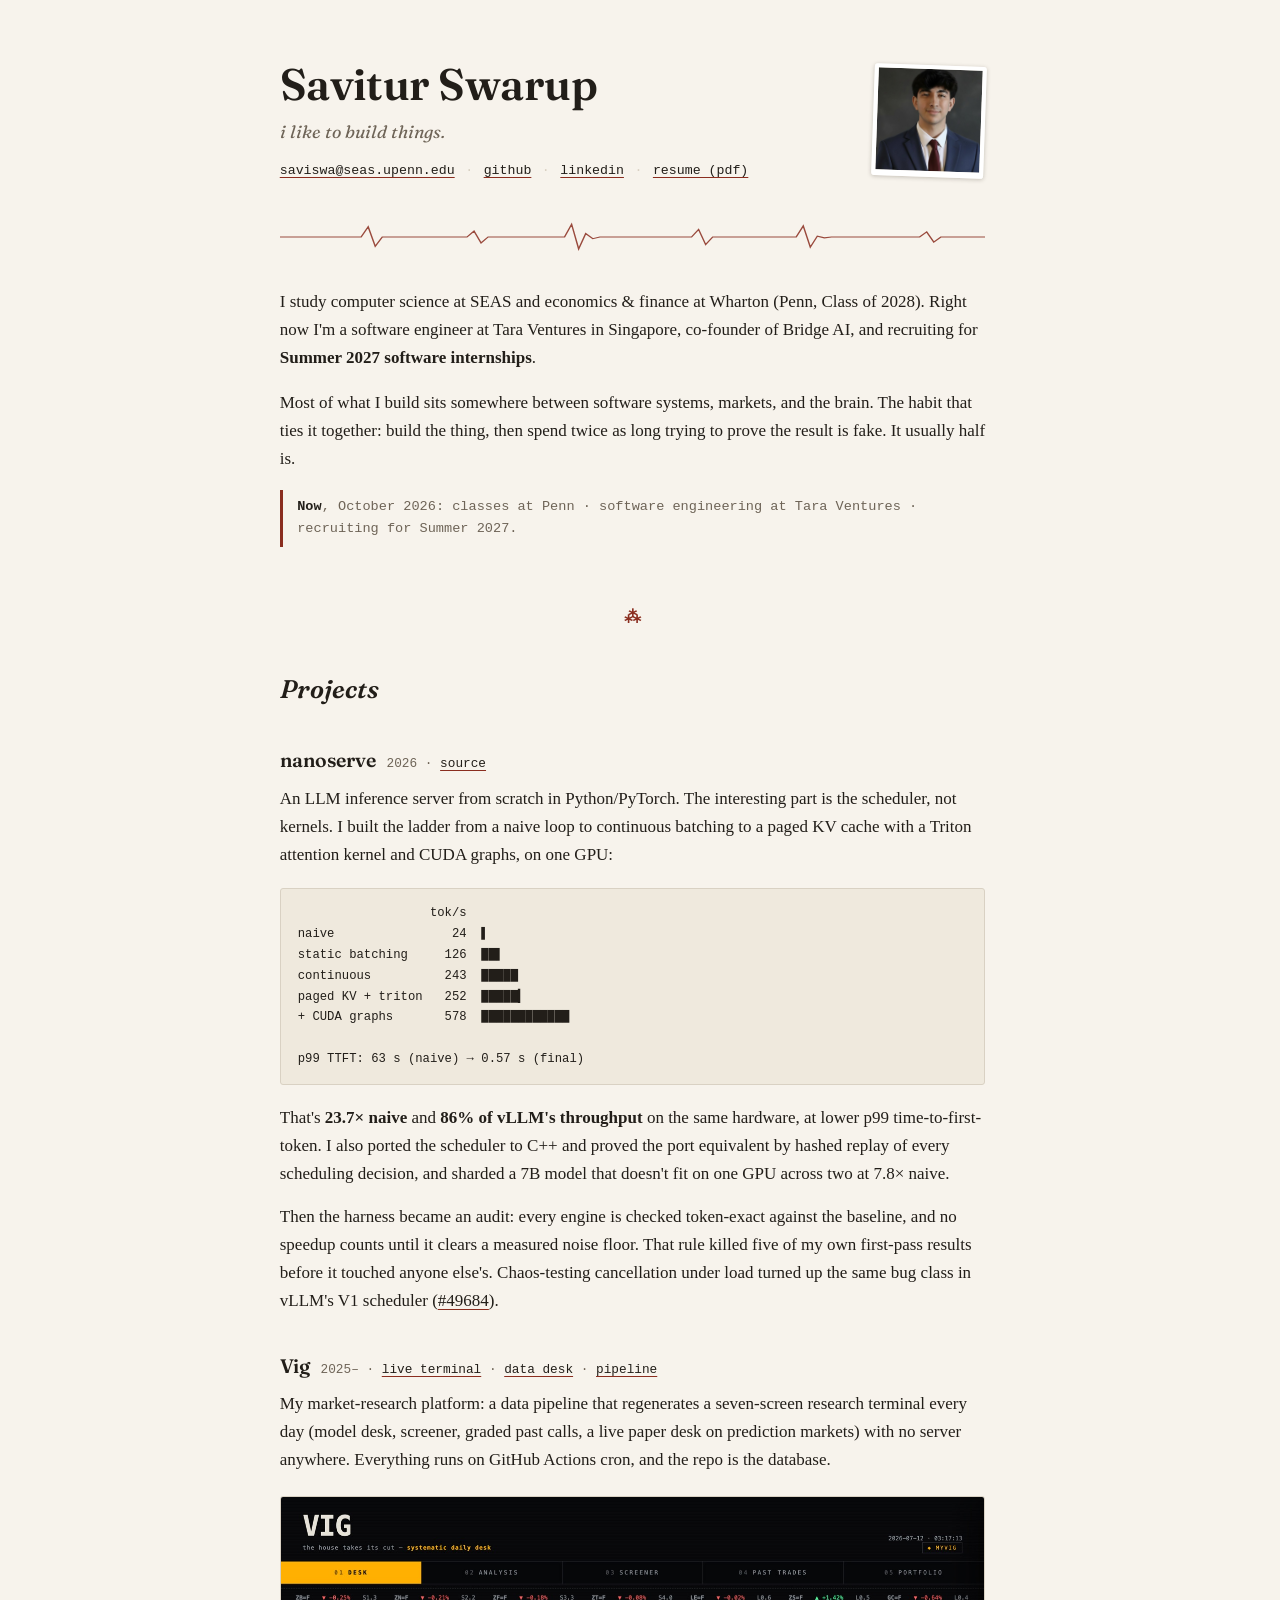
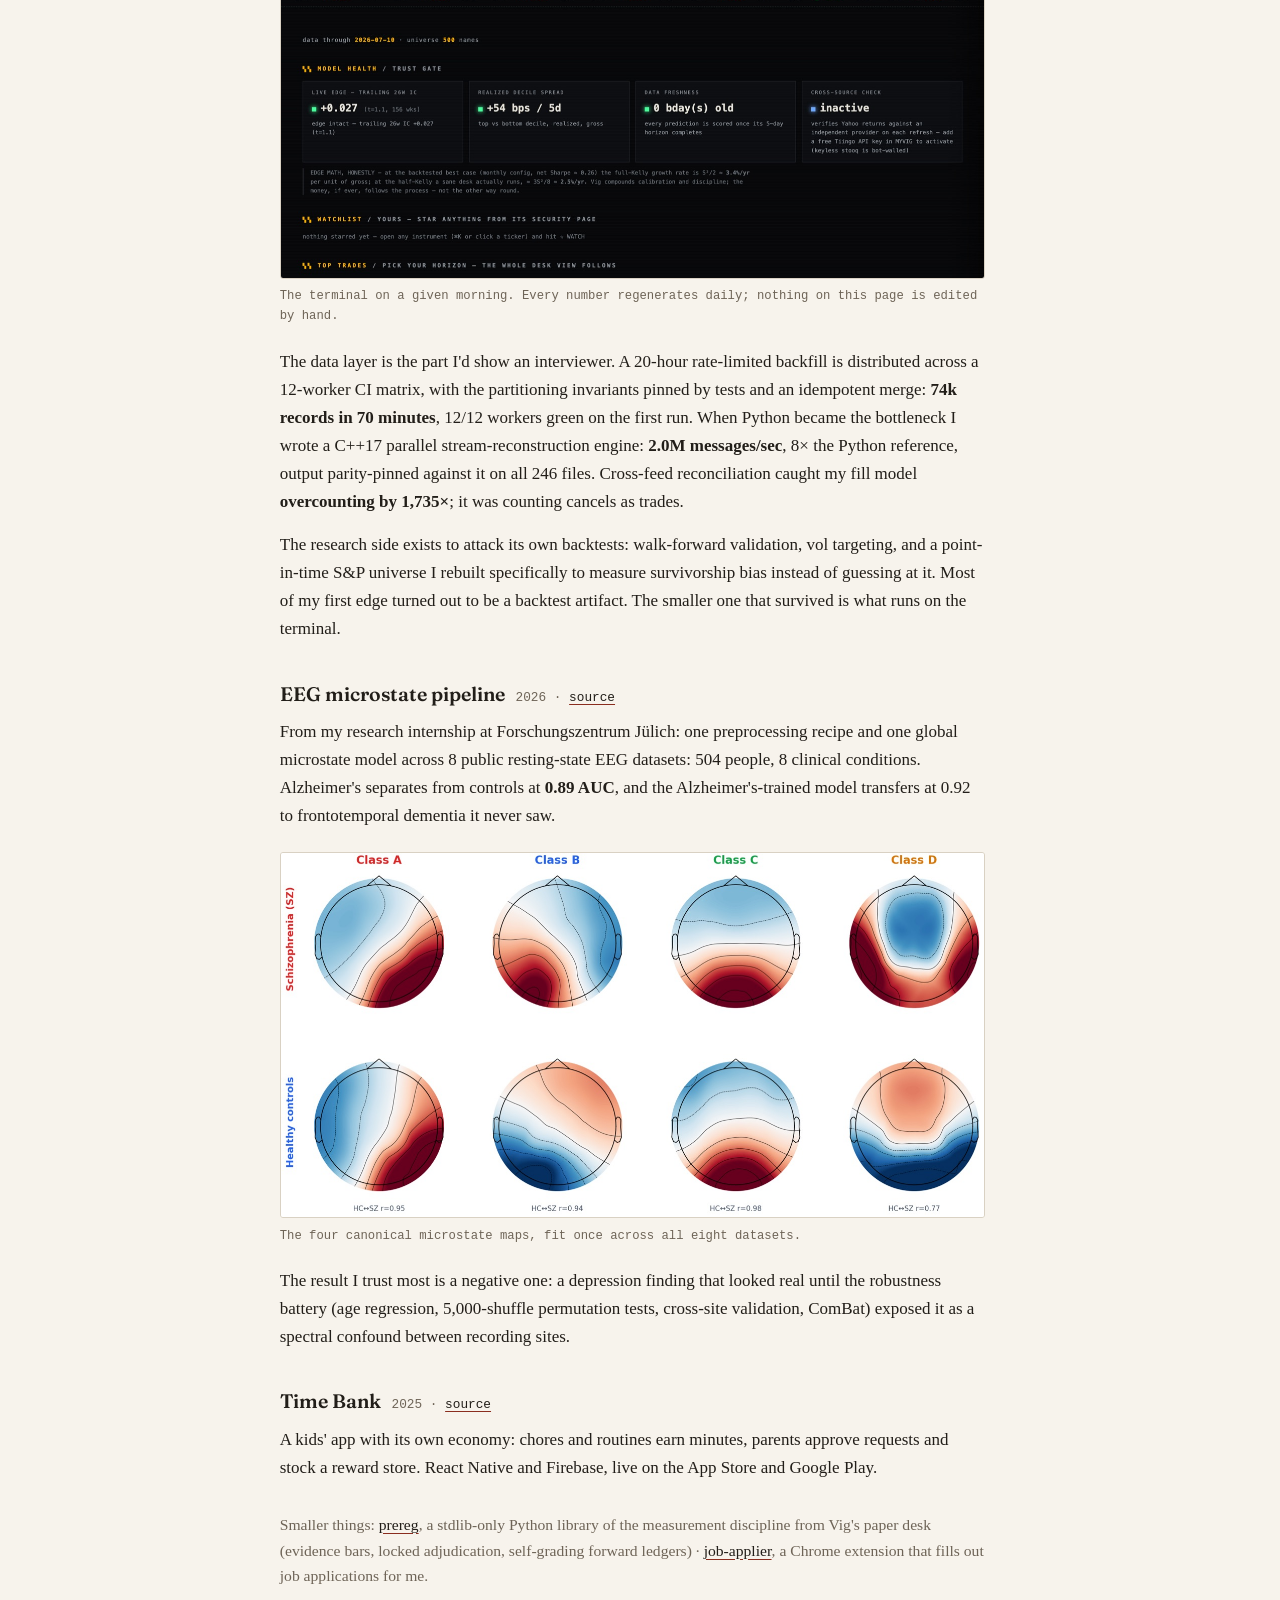
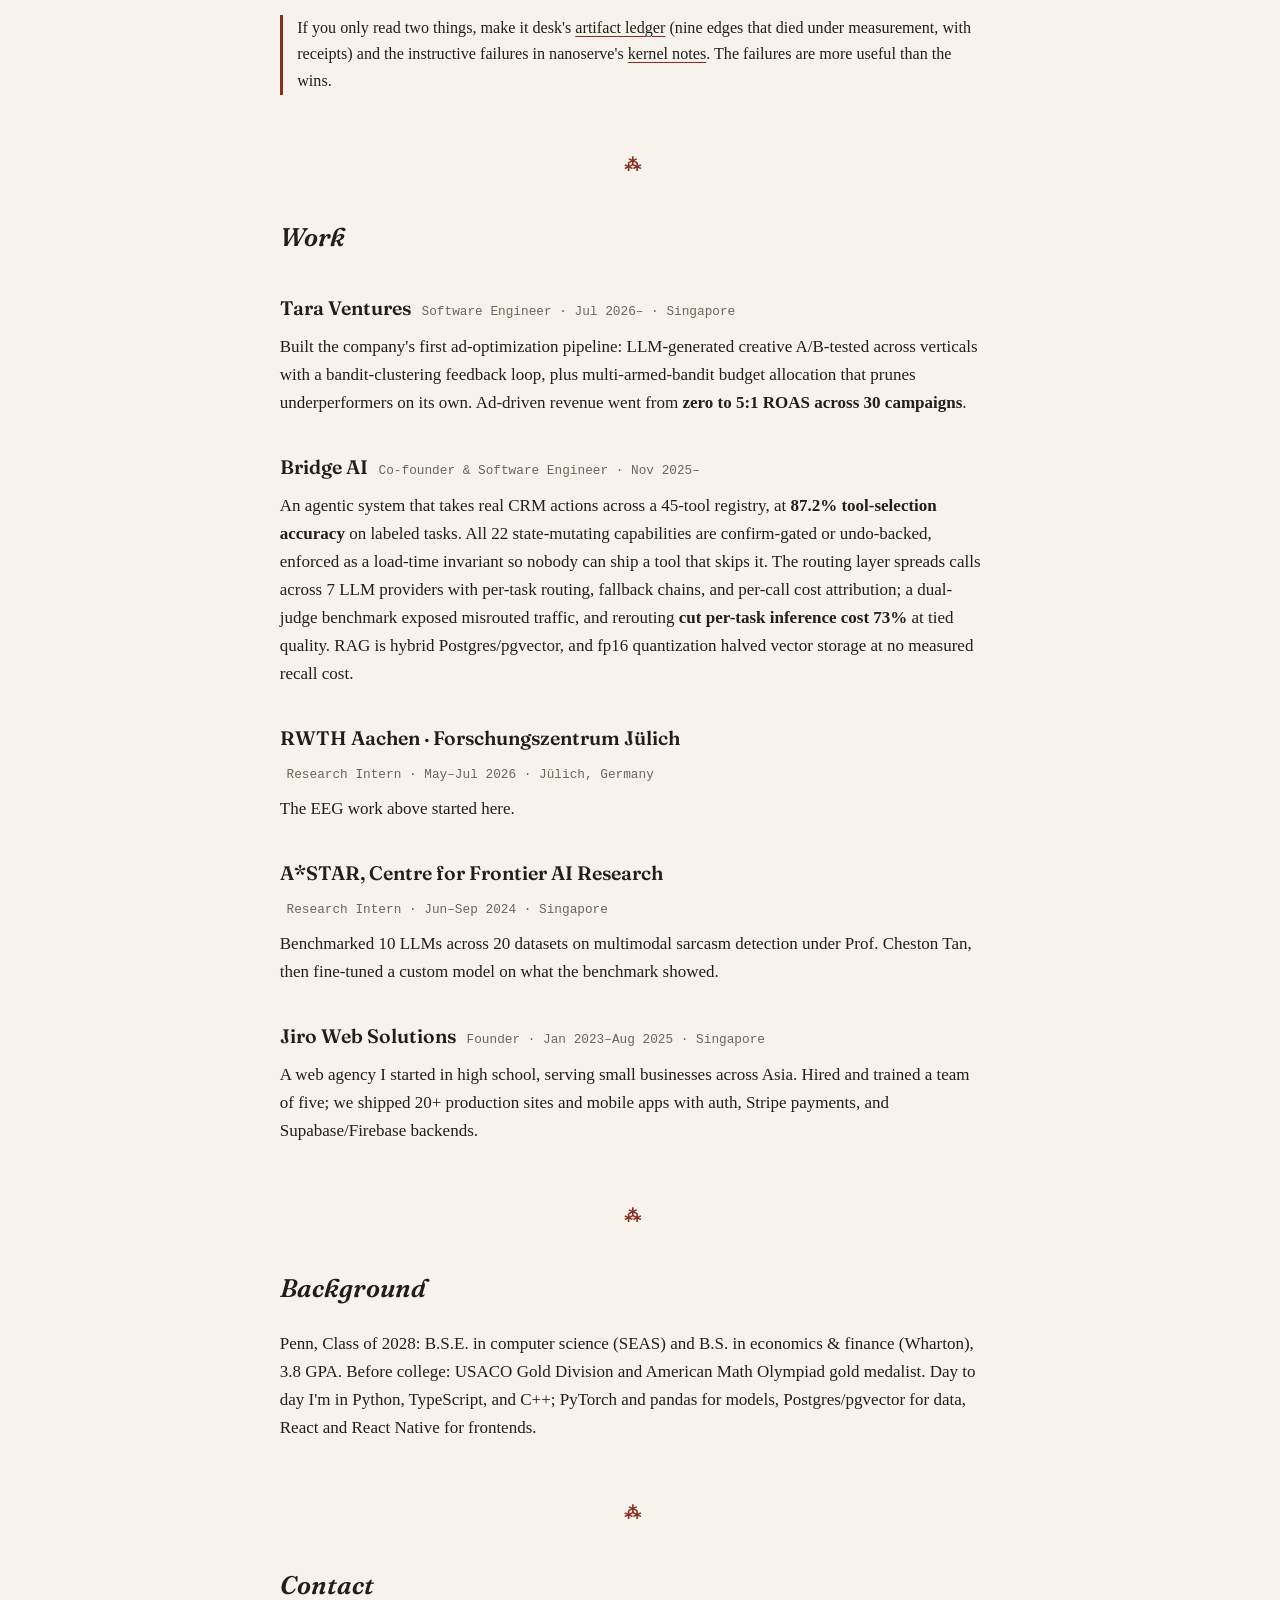
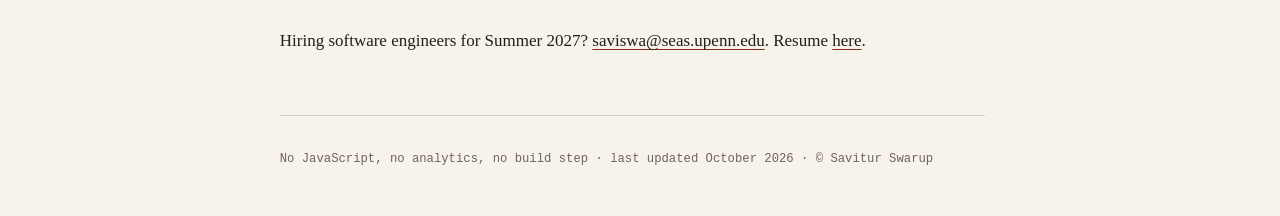
<file: index.html>
<!DOCTYPE html>
<html lang="en">
<head>
  <meta charset="UTF-8" />
  <meta name="viewport" content="width=device-width, initial-scale=1.0" />
  <title>Savitur Swarup</title>
  <meta name="description" content="Savitur Swarup. CS and finance at Penn. I build software systems, market-research infrastructure, and EEG models, then spend twice as long trying to prove my own results wrong." />

  <meta property="og:type" content="website" />
  <meta property="og:url" content="https://saviturswarup.com/" />
  <meta property="og:title" content="Savitur Swarup" />
  <meta property="og:description" content="CS and finance at Penn. I build things, then try to prove my own results wrong." />
  <meta property="og:image" content="https://saviturswarup.com/assets/og.png" />
  <meta property="og:image:width" content="800" />
  <meta property="og:image:height" content="420" />
  <meta name="twitter:card" content="summary_large_image" />
  <meta name="twitter:title" content="Savitur Swarup" />
  <meta name="twitter:description" content="CS and finance at Penn. I build things, then try to prove my own results wrong." />
  <meta name="twitter:image" content="https://saviturswarup.com/assets/og.png" />

  <link rel="icon" href="/favicon.ico" sizes="any" />
  <link rel="icon" type="image/png" sizes="32x32" href="/assets/favicon-32.png" />
  <link rel="icon" type="image/png" sizes="16x16" href="/assets/favicon-16.png" />
  <link rel="apple-touch-icon" href="/assets/apple-touch-icon.png" />

  <link rel="preconnect" href="https://fonts.googleapis.com" />
  <link rel="preconnect" href="https://fonts.gstatic.com" crossorigin />
  <link href="https://fonts.googleapis.com/css2?family=Fraunces:ital,opsz,wght@0,9..144,400;0,9..144,600;1,9..144,400;1,9..144,600&display=swap" rel="stylesheet" />
  <link rel="stylesheet" href="styles.css" />
</head>
<body>
<main>

  <header class="masthead">
    <div class="masthead__text">
      <h1>Savitur Swarup</h1>
      <p class="tagline">i like to build things.</p>
      <p class="contact">
        <a href="mailto:saviswa@seas.upenn.edu">saviswa@seas.upenn.edu</a>
        <span>·</span> <a href="https://github.com/savi-swar">github</a>
        <span>·</span> <a href="https://linkedin.com/in/savitur-swarup">linkedin</a>
        <span>·</span> <a href="#resume">resume&nbsp;(pdf)</a>
      </p>
    </div>
    <figure class="photo">
      <img class="headshot" src="assets/headshot.jpg" alt="Savitur Swarup" width="112" height="112" />
    </figure>
  </header>

  <div class="trace" aria-hidden="true">
    <svg viewBox="0 0 1200 80" preserveAspectRatio="none">
      <path d="M0,40 L120,40 L138,40 L150,16 L162,62 L174,40 L300,40 L318,40 L330,26 L342,54 L354,40 L470,40 L484,40 L496,10 L508,68 L520,32 L532,44 L544,40 L680,40 L700,40 L712,22 L724,58 L736,40 L860,40 L878,40 L890,14 L902,64 L914,38 L926,42 L938,40 L1070,40 L1088,40 L1100,28 L1112,52 L1124,40 L1200,40" />
    </svg>
  </div>

  <section class="intro">
    <p>
      I study computer science at SEAS and economics &amp; finance at Wharton (Penn, Class
      of 2028). Right now I'm a software engineer at Tara Ventures in Singapore,
      co-founder of Bridge AI, and recruiting for <strong>Summer 2027 software
      internships</strong>.
    </p>
    <p>
      Most of what I build sits somewhere between software systems, markets, and the
      brain. The habit that ties it together: build the thing, then spend twice as long
      trying to prove the result is fake. It usually half is.
    </p>
    <p class="now"><b>Now</b>, October 2026: classes at Penn · software engineering at
      Tara Ventures · recruiting for Summer 2027.</p>
  </section>

  <h2 id="projects">Projects</h2>

  <section class="project">
    <h3>nanoserve <span class="meta">2026 · <a href="https://github.com/Savi-Swar/nanoserve">source</a></span></h3>
    <p>
      An LLM inference server from scratch in Python/PyTorch. The interesting part is the
      scheduler, not kernels. I built the ladder from a naive loop to continuous batching
      to a paged KV cache with a Triton attention kernel and CUDA graphs, on one GPU:
    </p>
<pre class="ladder">                  tok/s
naive                24  ▌
static batching     126  ██▌
continuous          243  █████
paged KV + triton   252  █████▎
+ CUDA graphs       578  ████████████

p99 TTFT: 63 s (naive) → 0.57 s (final)</pre>
    <p>
      That's <strong>23.7&times; naive</strong> and <strong>86% of vLLM's throughput</strong>
      on the same hardware, at lower p99
      time-to-first-token. I also ported the scheduler to C++ and proved the port
      equivalent by hashed replay of every scheduling decision, and sharded a 7B model
      that doesn't fit on one GPU across two at 7.8&times; naive.
    </p>
    <p>
      Then the harness became an audit: every engine is checked token-exact against the
      baseline, and no speedup counts until it clears a measured noise floor. That rule
      killed five of my own first-pass results before it touched anyone else's.
      Chaos-testing cancellation under load turned up the same bug class in vLLM's V1
      scheduler (<a href="https://github.com/vllm-project/vllm/issues/49684">#49684</a>).
    </p>
  </section>

  <section class="project">
    <h3>Vig <span class="meta">2025– · <a href="/vig/">live terminal</a> · <a href="https://github.com/Savi-Swar/desk">data desk</a> · <a href="https://github.com/Savi-Swar/StrategyBuilder">pipeline</a></span></h3>
    <p>
      My market-research platform: a data pipeline that regenerates a seven-screen
      research terminal every day (model desk, screener, graded past calls, a live paper
      desk on prediction markets) with no server anywhere. Everything runs on GitHub
      Actions cron, and the repo is the database.
    </p>
    <figure>
      <img src="assets/vig.jpg" alt="The Vig research terminal: model health, trailing IC, decile spread" loading="lazy" />
      <figcaption>The terminal on a given morning. Every number regenerates daily; nothing on this page is edited by hand.</figcaption>
    </figure>
    <p>
      The data layer is the part I'd show an interviewer. A 20-hour rate-limited backfill
      is distributed across a 12-worker CI matrix, with the partitioning invariants pinned
      by tests and an idempotent merge: <strong>74k records in 70 minutes</strong>, 12/12
      workers green on the first run. When Python became the bottleneck I wrote a C++17
      parallel stream-reconstruction engine: <strong>2.0M messages/sec</strong>, 8&times; the
      Python reference, output parity-pinned against it on all 246 files. Cross-feed
      reconciliation caught my fill model <strong>overcounting by 1,735&times;</strong>; it
      was counting cancels as trades.
    </p>
    <p>
      The research side exists to attack its own backtests: walk-forward validation, vol
      targeting, and a point-in-time S&amp;P universe I rebuilt specifically to measure
      survivorship bias instead of guessing at it. Most of my first edge turned out to be
      a backtest artifact. The smaller one that survived is what runs on the terminal.
    </p>
  </section>


  <section class="project">
    <h3>EEG microstate pipeline <span class="meta">2026 · <a href="https://github.com/savi-swar/eeg-microstate-pipeline">source</a></span></h3>
    <p>
      From my research internship at Forschungszentrum Jülich: one preprocessing recipe
      and one global microstate model across 8 public resting-state EEG datasets: 504
      people, 8 clinical conditions. Alzheimer's separates from controls at
      <strong>0.89 AUC</strong>, and the Alzheimer's-trained model transfers at 0.92 to
      frontotemporal dementia it never saw.
    </p>
    <figure>
      <img src="assets/eeg.jpg" alt="EEG microstate topographies, classes A through D, schizophrenia vs healthy controls" loading="lazy" />
      <figcaption>The four canonical microstate maps, fit once across all eight datasets.</figcaption>
    </figure>
    <p>
      The result I trust most is a negative one: a depression finding that looked real
      until the robustness battery (age regression, 5,000-shuffle permutation tests,
      cross-site validation, ComBat) exposed it as a spectral confound between recording
      sites.
    </p>
  </section>

  <section class="project">
    <h3>Time Bank <span class="meta">2025 · <a href="https://github.com/Savi-Swar/TimeBank">source</a></span></h3>
    <p>
      A kids' app with its own economy: chores and routines earn minutes, parents approve
      requests and stock a reward store. React Native and Firebase, live on the App Store
      and Google Play.
    </p>
  </section>

  <p class="small-projects">
    Smaller things: <a href="https://github.com/Savi-Swar/prereg">prereg</a>, a
    stdlib-only Python library of the measurement discipline from Vig's paper desk
    (evidence bars, locked adjudication, self-grading forward ledgers) ·
    <a href="https://github.com/Savi-Swar/job-applier">job-applier</a>, a Chrome
    extension that fills out job applications for me.
  </p>

  <p class="reading">
    If you only read two things, make it desk's
    <a href="https://github.com/Savi-Swar/desk/blob/main/RESULTS.md">artifact ledger</a>
    (nine edges that died under measurement, with receipts) and the instructive failures
    in nanoserve's <a href="https://github.com/Savi-Swar/nanoserve/blob/main/docs/kernel.md">kernel
    notes</a>. The failures are more useful than the wins.
  </p>

  <h2 id="work">Work</h2>

  <section class="job">
    <h3>Tara Ventures <span class="meta">Software Engineer · Jul 2026– · Singapore</span></h3>
    <p>
      Built the company's first ad-optimization pipeline: LLM-generated creative
      A/B-tested across verticals with a bandit-clustering feedback loop, plus
      multi-armed-bandit budget allocation that prunes underperformers on its own.
      Ad-driven revenue went from <strong>zero to 5:1 ROAS across 30 campaigns</strong>.
    </p>
  </section>

  <section class="job">
    <h3>Bridge AI <span class="meta">Co-founder &amp; Software Engineer · Nov 2025–</span></h3>
    <p>
      An agentic system that takes real CRM actions across a 45-tool registry, at
      <strong>87.2% tool-selection accuracy</strong> on labeled tasks. All 22 state-mutating capabilities
      are confirm-gated or undo-backed, enforced as a load-time invariant so nobody can
      ship a tool that skips it. The routing layer spreads calls across 7 LLM providers
      with per-task routing, fallback chains, and per-call cost attribution; a dual-judge
      benchmark exposed misrouted traffic, and rerouting <strong>cut per-task inference
      cost 73%</strong> at tied quality. RAG is hybrid Postgres/pgvector, and fp16 quantization halved
      vector storage at no measured recall cost.
    </p>
  </section>

  <section class="job">
    <h3>RWTH Aachen · Forschungszentrum Jülich <span class="meta">Research Intern · May–Jul 2026 · Jülich, Germany</span></h3>
    <p>The EEG work above started here.</p>
  </section>

  <section class="job">
    <h3>A*STAR, Centre for Frontier AI Research <span class="meta">Research Intern · Jun–Sep 2024 · Singapore</span></h3>
    <p>
      Benchmarked 10 LLMs across 20 datasets on multimodal sarcasm detection under
      Prof. Cheston Tan, then fine-tuned a custom model on what the benchmark showed.
    </p>
  </section>

  <section class="job">
    <h3>Jiro Web Solutions <span class="meta">Founder · Jan 2023–Aug 2025 · Singapore</span></h3>
    <p>
      A web agency I started in high school, serving small businesses across Asia. Hired
      and trained a team of five; we shipped 20+ production sites and mobile apps with
      auth, Stripe payments, and Supabase/Firebase backends.
    </p>
  </section>

  <h2 id="background">Background</h2>
  <p>
    Penn, Class of 2028: B.S.E. in computer science (SEAS) and B.S. in economics &amp;
    finance (Wharton), 3.8 GPA. Before college: USACO Gold Division and American Math
    Olympiad gold medalist. Day to day I'm in Python, TypeScript, and C++; PyTorch and
    pandas for models, Postgres/pgvector for data, React and React Native for frontends.
  </p>

  <h2 id="contact">Contact</h2>
  <p>
    Hiring software engineers for Summer 2027?
    <a href="mailto:saviswa@seas.upenn.edu">saviswa@seas.upenn.edu</a>.
    Resume <a href="#resume">here</a>.
  </p>

  <!-- resume popup: CSS-only, opens via #resume -->
  <div class="modal" id="resume" role="dialog" aria-label="Resume">
    <a class="modal__bg" href="#!" aria-label="Close"></a>
    <div class="modal__box">
      <div class="modal__bar">
        <span>Savitur_Swarup_Resume.pdf</span>
        <span class="modal__actions">
          <a class="modal__btn modal__btn--primary" href="assets/Savitur_Swarup_Resume.pdf" download>Download</a>
          <a class="modal__btn" href="assets/Savitur_Swarup_Resume.pdf" target="_blank" rel="noopener">Open in tab</a>
          <a class="modal__btn" href="#!">Close</a>
        </span>
      </div>
      <iframe class="modal__preview" src="assets/Savitur_Swarup_Resume.pdf#toolbar=0" title="Resume preview" loading="lazy"></iframe>
      <p class="modal__fallback">No inline preview on this screen size.
        <a class="modal__btn modal__btn--primary" href="assets/Savitur_Swarup_Resume.pdf" download>Download the PDF</a></p>
    </div>
  </div>

  <footer>
    <p>No JavaScript, no analytics, no build step · last updated October 2026 ·
      © Savitur Swarup</p>
  </footer>

</main>
</body>
</html>
</file>
<file: styles.css>
/* saviturswarup.com — hand-kept. One column, one accent, no scripts. */

:root {
  --paper: #f7f3ec;
  --ink: #221e19;
  --muted: #6e6457;
  --accent: #8a2d1f;          /* oxblood */
  --rule: #d9d1c3;
  --code-bg: #efe9dd;
}

@media (prefers-color-scheme: dark) {
  :root {
    --paper: #1c1a17;
    --ink: #e9e2d6;
    --muted: #a69b88;
    --accent: #d4765f;
    --rule: #3a352e;
    --code-bg: #262320;
  }
}

* { box-sizing: border-box; }

html { font-size: 17px; scrollbar-gutter: stable; }

body {
  margin: 0;
  background: var(--paper);
  color: var(--ink);
  font-family: Charter, Georgia, 'Times New Roman', serif;
  line-height: 1.65;
  -webkit-font-smoothing: antialiased;
}

main {
  max-width: 44rem;
  margin: 0 auto;
  padding: 3.5rem 1.25rem 2rem;
}

a {
  color: var(--ink);
  text-decoration: underline;
  text-decoration-color: var(--accent);
  text-decoration-thickness: 1px;
  text-underline-offset: 3px;
}
a:hover {
  color: var(--paper);
  background: var(--accent);
  text-decoration: none;
}

::selection { background: var(--accent); color: var(--paper); }

/* ---- masthead ---- */

.masthead {
  display: flex;
  align-items: center;
  justify-content: space-between;
  gap: 1.5rem;
  margin-bottom: 2.25rem;
}

h1 {
  font-family: 'Fraunces', Charter, Georgia, serif;
  font-weight: 600;
  font-size: 2.6rem;
  line-height: 1.1;
  margin: 0 0 0.6rem;
  letter-spacing: -0.01em;
}

.tagline {
  font-family: 'Fraunces', Charter, Georgia, serif;
  font-style: italic;
  font-size: 1.05rem;
  color: var(--muted);
  margin: 0 0 0.7rem;
}

.contact {
  margin: 0;
  font-family: ui-monospace, 'SF Mono', Menlo, Consolas, monospace;
  font-size: 0.78rem;
  color: var(--muted);
}
.contact span { color: var(--rule); padding: 0 0.15rem; }

.photo {
  flex: none;
  margin: 0;
  transform: rotate(2deg);
}
.photo .headshot {
  display: block;
  width: 112px;
  height: 112px;
  object-fit: cover;
  border: 4px solid #fff;
  border-bottom-width: 6px;
  box-shadow: 0 1px 4px rgba(40, 30, 20, 0.25);
}
.trace {
  margin: 0.5rem 0 2rem;
}
.trace svg {
  display: block;
  width: 100%;
  height: 34px;
}
.trace path {
  fill: none;
  stroke: var(--accent);
  stroke-width: 2.5;
  opacity: 0.85;
}

/* ---- intro ---- */

.intro p { margin: 0 0 1rem; }

.now {
  font-family: ui-monospace, 'SF Mono', Menlo, Consolas, monospace;
  font-size: 0.8rem;
  color: var(--muted);
  border-left: 3px solid var(--accent);
  padding: 0.35rem 0 0.35rem 0.85rem;
  margin-top: 1.5rem;
}
.now b { color: var(--ink); font-weight: 600; }

/* ---- sections ---- */

h2 {
  font-family: 'Fraunces', Charter, Georgia, serif;
  font-weight: 600;
  font-style: italic;
  font-size: 1.5rem;
  margin: 3.25rem 0 1.25rem;
}
h2::before {
  content: '⁂';
  display: block;
  text-align: center;
  font-style: normal;
  font-size: 1rem;
  color: var(--accent);
  margin-bottom: 2.25rem;
}

h3 {
  font-family: 'Fraunces', Charter, Georgia, serif;
  font-weight: 600;
  font-size: 1.15rem;
  margin: 2rem 0 0.5rem;
}

.meta {
  font-family: ui-monospace, 'SF Mono', Menlo, Consolas, monospace;
  font-weight: 400;
  font-size: 0.75rem;
  color: var(--muted);
  margin-left: 0.4rem;
  white-space: nowrap;
}

.project p, .job p { margin: 0 0 0.9rem; }

.small-projects {
  font-size: 0.92rem;
  color: var(--muted);
  margin-top: 1.75rem;
}

.reading {
  font-size: 0.95rem;
  border-left: 3px solid var(--accent);
  padding-left: 0.85rem;
  margin-top: 1.5rem;
}

/* ---- figures & the ladder ---- */

figure {
  margin: 1.25rem 0;
}
figure img {
  width: 100%;
  height: auto;
  display: block;
  border: 1px solid var(--rule);
  border-radius: 3px;
}
figcaption {
  font-family: ui-monospace, 'SF Mono', Menlo, Consolas, monospace;
  font-size: 0.72rem;
  color: var(--muted);
  margin-top: 0.45rem;
}

pre.ladder {
  font-family: ui-monospace, 'SF Mono', Menlo, Consolas, monospace;
  font-size: 0.72rem;
  line-height: 1.7;
  background: var(--code-bg);
  border: 1px solid var(--rule);
  border-radius: 3px;
  padding: 0.85rem 1rem;
  overflow-x: auto;
  color: var(--ink);
  margin: 1.1rem 0;
}

/* ---- resume popup ---- */

.modal {
  display: none;
  position: fixed;
  inset: 0;
  z-index: 10;
}
.modal:target { display: block; }

/* lock the page while the popup is open */
html:has(.modal:target) { overflow: hidden; }
.modal__bg {
  position: absolute;
  inset: 0;
  background: rgba(20, 16, 12, 0.6);
}
.modal__box {
  position: absolute;
  top: 50%;
  left: 50%;
  transform: translate(-50%, -50%);
  width: min(92vw, 740px);
  height: min(88vh, 960px);
  display: flex;
  flex-direction: column;
  background: var(--paper);
  border: 1px solid var(--rule);
  border-radius: 4px;
  box-shadow: 0 12px 40px rgba(20, 16, 12, 0.4);
  overscroll-behavior: contain;
}
.modal__bar {
  display: flex;
  align-items: center;
  justify-content: space-between;
  gap: 0.75rem;
  padding: 0.6rem 0.8rem;
  border-bottom: 1px solid var(--rule);
  font-family: ui-monospace, 'SF Mono', Menlo, Consolas, monospace;
  font-size: 0.72rem;
  color: var(--muted);
}
.modal__bar > span:first-child {
  overflow: hidden;
  text-overflow: ellipsis;
  white-space: nowrap;
}
.modal__actions {
  display: flex;
  gap: 0.4rem;
  flex: none;
}
.modal__btn {
  display: inline-block;
  padding: 0.3rem 0.7rem;
  border: 1px solid var(--rule);
  border-radius: 3px;
  text-decoration: none;
  color: var(--ink);
}
.modal__btn:hover { background: var(--accent); color: var(--paper); border-color: var(--accent); }
.modal__btn--primary {
  background: var(--accent);
  color: var(--paper);
  border-color: var(--accent);
}
.modal__btn--primary:hover { opacity: 0.85; }
.modal__preview {
  flex: 1;
  width: 100%;
  border: 0;
  background: var(--code-bg);
}
.modal__fallback { display: none; }

@media (max-width: 640px) {
  .modal__preview { display: none; }
  .modal__fallback {
    display: flex;
    flex-direction: column;
    align-items: flex-start;
    gap: 0.9rem;
    flex: 1;
    margin: 0;
    padding: 1.1rem;
    font-size: 0.95rem;
  }
  .modal__box { height: auto; min-height: 0; }
  .modal__bar { flex-wrap: wrap; }
}

/* ---- footer ---- */

footer {
  margin-top: 3.5rem;
  padding-top: 1.25rem;
  border-top: 1px solid var(--rule);
}
footer p {
  font-family: ui-monospace, 'SF Mono', Menlo, Consolas, monospace;
  font-size: 0.72rem;
  color: var(--muted);
}

/* ---- small screens ---- */

@media (max-width: 540px) {
  html { font-size: 16px; }
  main { padding-top: 2.25rem; }
  .masthead { flex-direction: row; }
  h1 { font-size: 2rem; }
  .photo .headshot { width: 84px; height: 84px; }
  .meta { white-space: normal; display: block; margin: 0.15rem 0 0; }
  pre.ladder { padding: 0.7rem 0.75rem; }
}
</file>
